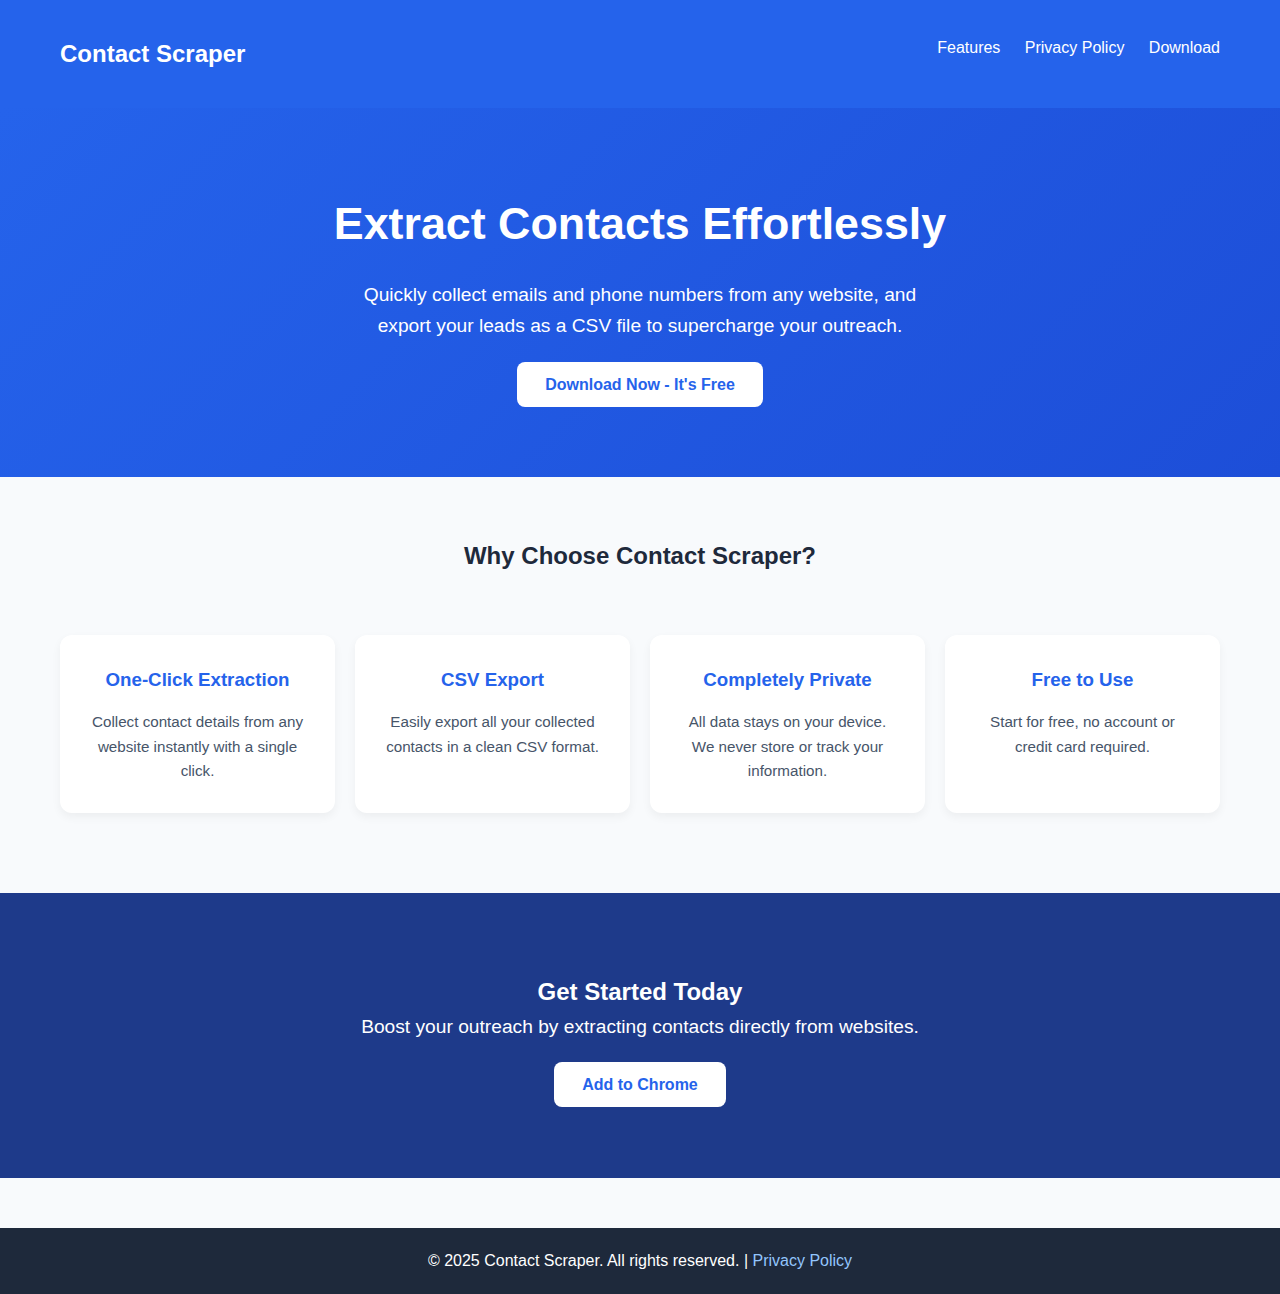
<file: email-phone-contact-scraper/index.html>
<!DOCTYPE html>
<html lang="en">

<head>
  <meta charset="UTF-8">
  <meta name="viewport" content="width=device-width, initial-scale=1.0">
  <title>Contact Scraper - Extract Emails & Phone Numbers</title>
  <link rel="stylesheet" href="assets/style.css">
  <meta name="description"
    content="Extract email addresses, phone numbers, and contacts from any website with ease. Export to CSV and grow your leads quickly.">
</head>

<body>

  <!-- Header -->
  <header>
    <div class="container">
      <a href="index.html" class="logo">Contact Scraper</a>
      <nav>
        <a href="#features">Features</a>
        <a href="privacy.html">Privacy Policy</a>
        <a href="#download">Download</a>
      </nav>
    </div>
  </header>

  <!-- Hero Section -->
  <section class="hero">
    <h1>Extract Contacts Effortlessly</h1>
    <p>Quickly collect emails and phone numbers from any website, and export your leads as a CSV file to supercharge
      your outreach.</p>
    <a class="cta-btn" href="#download">Download Now - It's Free</a>
  </section>

  <!-- Features Section -->
  <section id="features" class="container">
    <h2 style="text-align:center; margin:40px 0 20px 0;">Why Choose Contact Scraper?</h2>
    <div class="features">
      <div class="feature-card">
        <h3>One-Click Extraction</h3>
        <p>Collect contact details from any website instantly with a single click.</p>
      </div>
      <div class="feature-card">
        <h3>CSV Export</h3>
        <p>Easily export all your collected contacts in a clean CSV format.</p>
      </div>
      <div class="feature-card">
        <h3>Completely Private</h3>
        <p>All data stays on your device. We never store or track your information.</p>
      </div>
      <div class="feature-card">
        <h3>Free to Use</h3>
        <p>Start for free, no account or credit card required.</p>
      </div>
    </div>
  </section>

  <!-- Download Section -->
  <section id="download" class="hero" style="background: #1e3a8a;">
    <h2>Get Started Today</h2>
    <p>Boost your outreach by extracting contacts directly from websites.</p>
    <a class="cta-btn" href="#">Add to Chrome</a>
  </section>

  <!-- Footer -->
  <footer>
    <p>&copy; 2025 Contact Scraper. All rights reserved. | <a href="privacy.html">Privacy Policy</a></p>
  </footer>

</body>

</html>
</file>
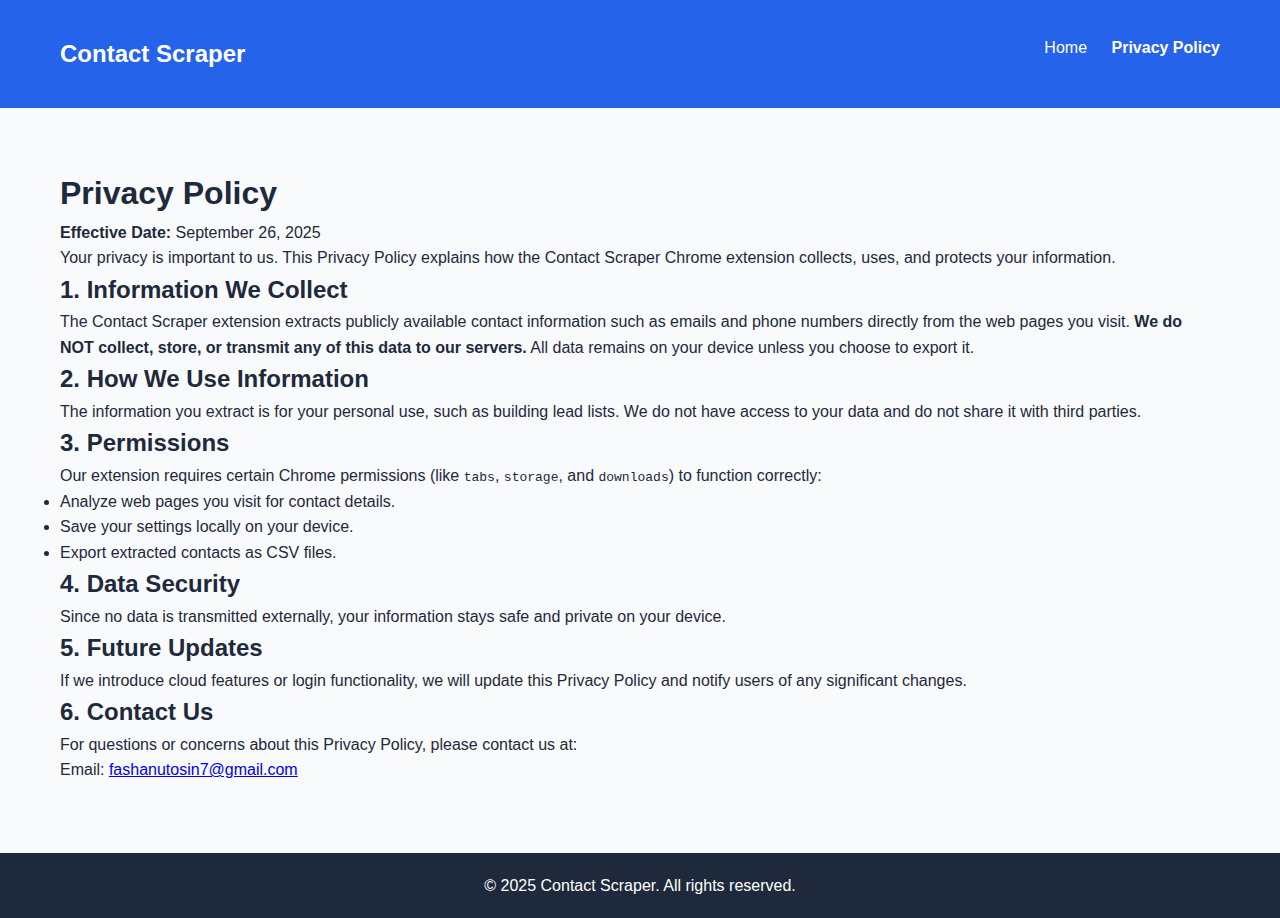
<file: email-phone-contact-scraper/privacy.html>
<!DOCTYPE html>
<html lang="en">
<head>
  <meta charset="UTF-8">
  <meta name="viewport" content="width=device-width, initial-scale=1.0">
  <title>Privacy Policy - Contact Scraper</title>
  <link rel="stylesheet" href="assets/style.css">
</head>
<body>

  <!-- Header -->
  <header>
    <div class="container">
      <a href="index.html" class="logo">Contact Scraper</a>
      <nav>
        <a href="index.html">Home</a>
        <a href="privacy.html" style="font-weight:bold;">Privacy Policy</a>
      </nav>
    </div>
  </header>

  <!-- Privacy Content -->
  <section class="container" style="margin-top: 40px;">
    <h1>Privacy Policy</h1>
    <p><strong>Effective Date:</strong> September 26, 2025</p>

    <p>Your privacy is important to us. This Privacy Policy explains how the Contact Scraper Chrome extension collects, uses, and protects your information.</p>

    <h2>1. Information We Collect</h2>
    <p>The Contact Scraper extension extracts publicly available contact information such as emails and phone numbers directly from the web pages you visit. <strong>We do NOT collect, store, or transmit any of this data to our servers.</strong> All data remains on your device unless you choose to export it.</p>

    <h2>2. How We Use Information</h2>
    <p>The information you extract is for your personal use, such as building lead lists. We do not have access to your data and do not share it with third parties.</p>

    <h2>3. Permissions</h2>
    <p>Our extension requires certain Chrome permissions (like <code>tabs</code>, <code>storage</code>, and <code>downloads</code>) to function correctly:</p>
    <ul>
      <li>Analyze web pages you visit for contact details.</li>
      <li>Save your settings locally on your device.</li>
      <li>Export extracted contacts as CSV files.</li>
    </ul>

    <h2>4. Data Security</h2>
    <p>Since no data is transmitted externally, your information stays safe and private on your device.</p>

    <h2>5. Future Updates</h2>
    <p>If we introduce cloud features or login functionality, we will update this Privacy Policy and notify users of any significant changes.</p>

    <h2>6. Contact Us</h2>
    <p>For questions or concerns about this Privacy Policy, please contact us at:</p>
    <p>Email: <a href="mailto:fashanutosin7@gmail.com">fashanutosin7@gmail.com</a></p>
  </section>

  <!-- Footer -->
  <footer>
    <p>&copy; 2025 Contact Scraper. All rights reserved.</p>
  </footer>

</body>
</html>
</file>
<file: email-phone-contact-scraper/assets/style.css>
/* ===== Global Styles ===== */
* {
  margin: 0;
  padding: 0;
  box-sizing: border-box;
}

body {
  font-family: 'Inter', Arial, sans-serif;
  background: #f8fafc;
  color: #1e293b;
  line-height: 1.6;
}

.container {
  max-width: 1200px;
  margin: 0 auto;
  padding: 20px;
}

/* ===== Header ===== */
header {
  background: #2563eb;
  color: #fff;
  padding: 15px 20px;
  position: sticky;
  top: 0;
  z-index: 100;
}

header .logo {
  text-decoration: none;
  font-size: 1.5rem;
  color: white;
  font-weight: 600;
}

header nav {
  float: right;
}

header nav a {
  color: #fff;
  text-decoration: none;
  margin-left: 20px;
  font-weight: 500;
  transition: color 0.2s;
}

header nav a:hover {
  color: #bfdbfe;
}

/* ===== Hero Section ===== */
.hero {
  text-align: center;
  padding: 80px 20px;
  background: linear-gradient(135deg, #2563eb, #1d4ed8);
  color: white;
}

.hero h1 {
  font-size: 2.8rem;
  margin-bottom: 20px;
}

.hero p {
  font-size: 1.2rem;
  max-width: 600px;
  margin: 0 auto 30px auto;
}

.hero .cta-btn {
  background: white;
  color: #2563eb;
  font-weight: bold;
  padding: 14px 28px;
  border: none;
  border-radius: 8px;
  cursor: pointer;
  text-decoration: none;
  transition: background 0.3s, color 0.3s;
}

.hero .cta-btn:hover {
  background: #2563eb;
  color: white;
}

/* ===== Features ===== */
.features {
  display: grid;
  grid-template-columns: repeat(auto-fit, minmax(250px, 1fr));
  gap: 20px;
  margin: 60px 0;
}

.feature-card {
  background: white;
  padding: 30px;
  border-radius: 12px;
  box-shadow: 0 4px 10px rgba(0, 0, 0, 0.05);
  text-align: center;
  transition: transform 0.3s;
}

.feature-card:hover {
  transform: translateY(-4px);
}

.feature-card h3 {
  margin-bottom: 15px;
  color: #2563eb;
}

.feature-card p {
  font-size: 0.95rem;
  color: #475569;
}

/* ===== Footer ===== */
footer {
  background: #1e293b;
  color: white;
  text-align: center;
  padding: 20px;
  margin-top: 50px;
}

footer a {
  color: #93c5fd;
  text-decoration: none;
}

footer a:hover {
  text-decoration: underline;
}
</file>
